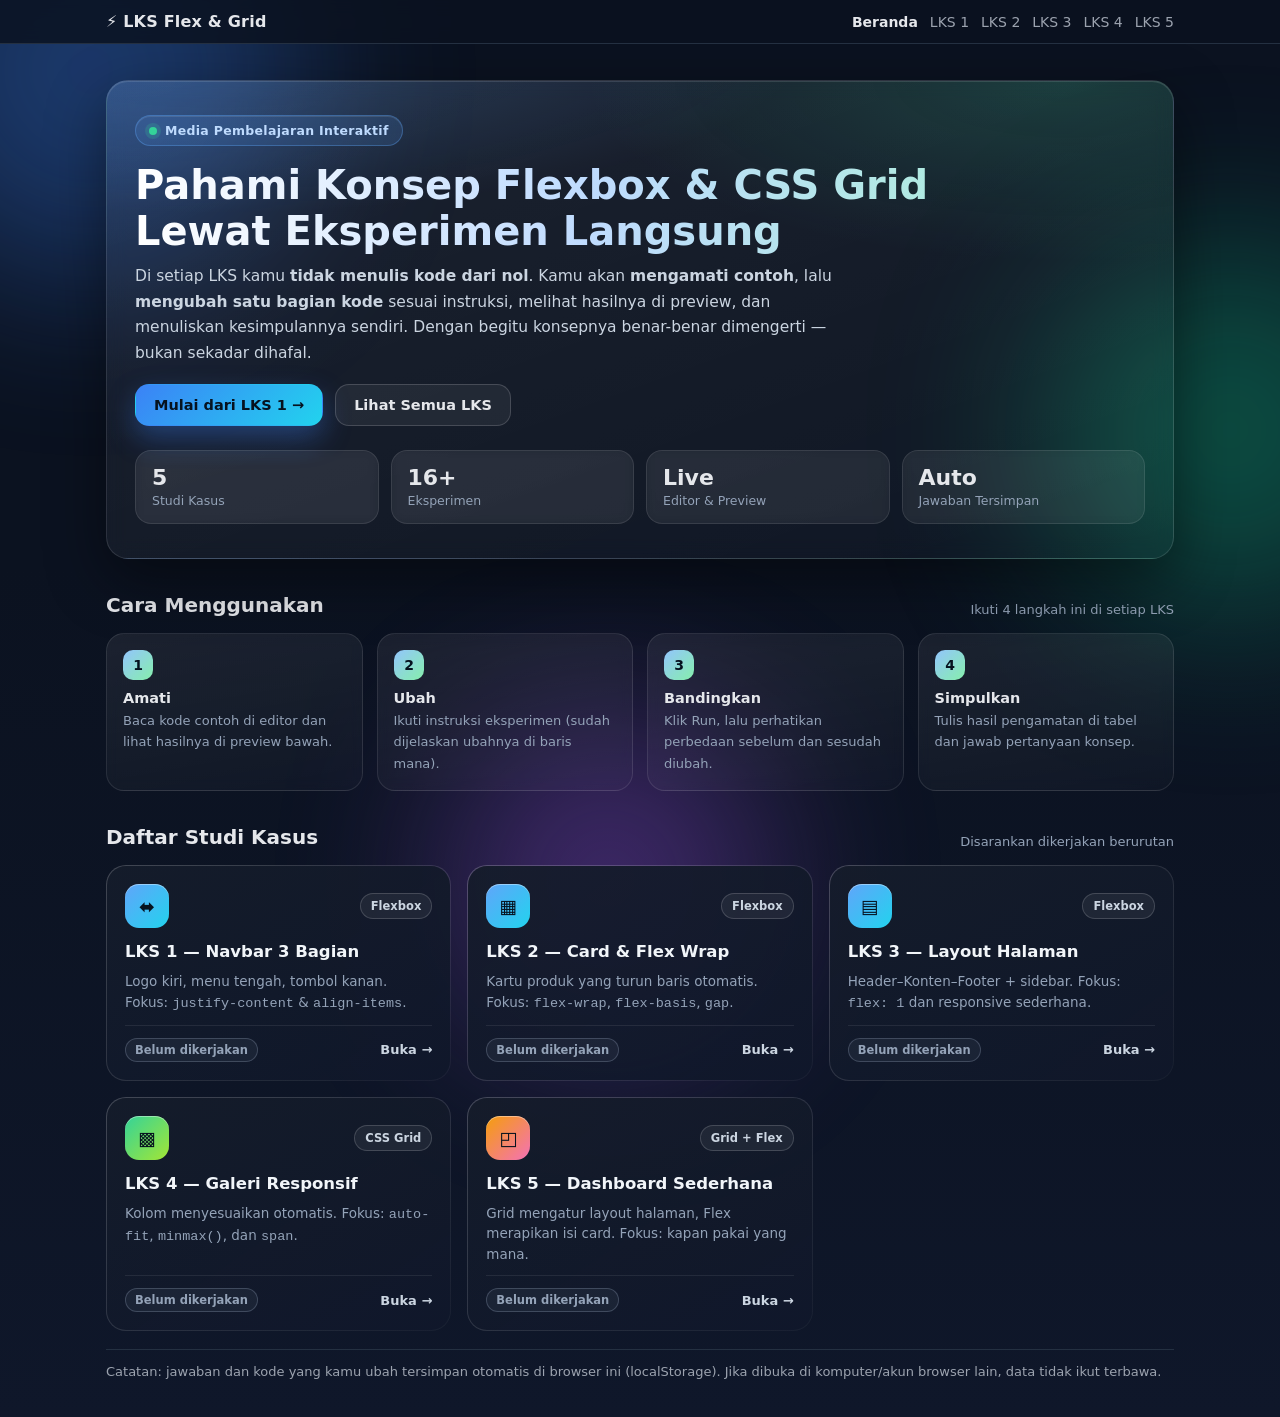
<file: index.html>
<!doctype html>
<html lang="id">
<head>
  <meta charset="utf-8" />
  <meta name="viewport" content="width=device-width, initial-scale=1" />
  <title>Media Pembelajaran — Flexbox & CSS Grid</title>
  <link rel="stylesheet" href="styles.css" />
  <style>
    /* ============ STYLE KHUSUS HALAMAN BERANDA ============ */

    body{
      position: relative;
      overflow-x: hidden;
    }

    /* --- background dekoratif (blob) --- */
    .blob{
      position: fixed;
      border-radius: 50%;
      filter: blur(90px);
      opacity: .35;
      z-index: 0;
      pointer-events: none;
      animation: float 14s ease-in-out infinite;
    }
    .blob.b1{
      width: 420px; height: 420px;
      background: #3b82f6;
      top: -140px; left: -120px;
    }
    .blob.b2{
      width: 380px; height: 380px;
      background: #10b981;
      top: 240px; right: -140px;
      animation-delay: -4s;
    }
    .blob.b3{
      width: 320px; height: 320px;
      background: #a855f7;
      bottom: -140px; left: 35%;
      animation-delay: -8s;
    }
    @keyframes float{
      0%,100%{ transform: translateY(0) scale(1); }
      50%{ transform: translateY(-26px) scale(1.06); }
    }

    .container{ position: relative; z-index: 1; }

    /* --- HERO --- */
    .hero{
      margin-top: 18px;
      border-radius: 22px;
      padding: 34px 28px;
      background:
        radial-gradient(1000px 300px at 10% -10%, rgba(96,165,250,.25), transparent 60%),
        radial-gradient(800px 300px at 90% 0%, rgba(52,211,153,.18), transparent 60%),
        linear-gradient(160deg, rgba(255,255,255,.07), rgba(255,255,255,.02));
      border: 1px solid rgba(255,255,255,.12);
      box-shadow:
        0 20px 60px rgba(0,0,0,.45),
        inset 0 1px 0 rgba(255,255,255,.12);
      backdrop-filter: blur(10px);
      overflow: hidden;
    }

    .pill{
      display:inline-flex;
      align-items:center;
      gap:8px;
      font-size: 12.5px;
      font-weight: 700;
      letter-spacing:.3px;
      padding: 7px 13px;
      border-radius: 999px;
      color:#bfdbfe;
      background: rgba(96,165,250,.14);
      border: 1px solid rgba(96,165,250,.35);
      box-shadow: inset 0 1px 0 rgba(255,255,255,.1);
    }
    .dot{
      width:8px; height:8px; border-radius:50%;
      background:#34d399;
      box-shadow: 0 0 0 4px rgba(52,211,153,.18);
    }

    .hero h1{
      font-size: clamp(26px, 4vw, 40px);
      line-height: 1.15;
      margin: 16px 0 10px;
      font-weight: 850;
      background: linear-gradient(90deg, #ffffff, #bfdbfe 45%, #a7f3d0);
      -webkit-background-clip: text;
      background-clip: text;
      color: transparent;
    }
    .hero p.lead{
      max-width: 720px;
      font-size: 15.5px;
      color: #cbd5e1;
      line-height: 1.65;
    }

    .hero-actions{
      display:flex;
      flex-wrap: wrap;
      gap: 12px;
      margin-top: 18px;
    }
    .cta{
      display:inline-flex;
      align-items:center;
      gap:10px;
      padding: 12px 18px;
      border-radius: 14px;
      font-weight: 750;
      font-size: 14.5px;
      border: 1px solid transparent;
      transition: transform .18s ease, box-shadow .18s ease, background .18s ease;
    }
    .cta.primary{
      background: linear-gradient(135deg, #3b82f6, #22d3ee);
      color: #06121f;
      box-shadow: 0 12px 28px rgba(59,130,246,.35);
    }
    .cta.ghost{
      background: rgba(255,255,255,.06);
      border-color: rgba(255,255,255,.16);
      color:#e5e7eb;
    }
    .cta:hover{ transform: translateY(-3px); text-decoration: none; }
    .cta.primary:hover{ box-shadow: 0 18px 36px rgba(59,130,246,.45); }

    /* --- STAT MINI --- */
    .stats{
      display:grid;
      grid-template-columns: repeat(auto-fit, minmax(150px,1fr));
      gap: 12px;
      margin-top: 24px;
    }
    .stat{
      border-radius: 16px;
      padding: 14px 16px;
      background: rgba(255,255,255,.05);
      border: 1px solid rgba(255,255,255,.1);
      backdrop-filter: blur(6px);
    }
    .stat b{ display:block; font-size: 22px; }
    .stat span{ font-size: 12.5px; color:#94a3b8; }

    /* --- SECTION TITLE --- */
    .section-head{
      display:flex;
      align-items:flex-end;
      justify-content:space-between;
      gap: 14px;
      margin: 34px 0 6px;
      flex-wrap: wrap;
    }
    .section-head h2{
      margin:0;
      font-size: 20px;
    }
    .section-head .hint{
      font-size: 13px;
      color:#94a3b8;
    }

    /* --- KARTU LKS --- */
    .lks-grid{
      display:grid;
      gap: 16px;
      grid-template-columns: repeat(auto-fit, minmax(270px, 1fr));
      margin-top: 16px;
    }

    .lks{
      position: relative;
      display:block;
      border-radius: 20px;
      padding: 1px; /* ruang untuk border gradient */
      background: linear-gradient(145deg, rgba(255,255,255,.22), rgba(255,255,255,.04));
      transition: transform .2s ease, box-shadow .2s ease;
      text-decoration:none;
    }
    .lks:hover{
      transform: translateY(-6px);
      box-shadow: 0 22px 44px rgba(0,0,0,.45);
      text-decoration:none;
    }
    .lks-inner{
      border-radius: 19px;
      height: 100%;
      padding: 18px;
      background: linear-gradient(170deg, rgba(17,24,39,.92), rgba(15,23,42,.92));
      display:flex;
      flex-direction: column;
      gap: 10px;
      position: relative;
      overflow:hidden;
    }
    .lks-inner::after{
      content:"";
      position:absolute;
      inset: -40% -60% auto auto;
      width: 220px; height: 220px;
      background: radial-gradient(circle, rgba(96,165,250,.22), transparent 65%);
      opacity: 0;
      transition: opacity .25s ease;
    }
    .lks:hover .lks-inner::after{ opacity: 1; }

    .lks-top{
      display:flex;
      align-items:center;
      justify-content: space-between;
      gap: 10px;
    }
    .icon{
      width: 44px; height: 44px;
      border-radius: 14px;
      display:grid;
      place-items:center;
      font-size: 19px;
      font-weight: 800;
      color:#06121f;
      box-shadow: inset 0 1px 0 rgba(255,255,255,.4);
    }
    .icon.flex{ background: linear-gradient(135deg,#60a5fa,#22d3ee); }
    .icon.grid{ background: linear-gradient(135deg,#34d399,#a3e635); }
    .icon.mix{  background: linear-gradient(135deg,#f59e0b,#f472b6); }

    .tag{
      font-size: 11.5px;
      font-weight: 750;
      padding: 5px 10px;
      border-radius: 999px;
      border:1px solid rgba(255,255,255,.16);
      background: rgba(255,255,255,.06);
      color:#cbd5e1;
      white-space: nowrap;
    }

    .lks h3{
      margin: 4px 0 0;
      font-size: 16.5px;
      color:#f1f5f9;
    }
    .lks p{
      margin: 0;
      font-size: 13.5px;
      color:#94a3b8;
      line-height: 1.55;
    }

    .lks-foot{
      margin-top: auto;
      padding-top: 12px;
      display:flex;
      align-items:center;
      justify-content: space-between;
      border-top: 1px solid rgba(255,255,255,.08);
      font-size: 13px;
      color:#cbd5e1;
      font-weight: 700;
    }
    .status{
      font-size: 11.5px;
      font-weight: 750;
      padding: 4px 9px;
      border-radius: 999px;
      border:1px solid rgba(148,163,184,.3);
      color:#94a3b8;
      background: rgba(148,163,184,.08);
    }
    .status.done{
      color:#86efac;
      border-color: rgba(34,197,94,.4);
      background: rgba(34,197,94,.12);
    }
    .arrow{ transition: transform .2s ease; }
    .lks:hover .arrow{ transform: translateX(5px); }

    /* --- ALUR BELAJAR --- */
    .steps{
      display:grid;
      gap: 14px;
      grid-template-columns: repeat(auto-fit, minmax(220px,1fr));
      margin-top: 16px;
    }
    .step{
      border-radius: 18px;
      padding: 16px;
      background: linear-gradient(170deg, rgba(255,255,255,.07), rgba(255,255,255,.02));
      border: 1px solid rgba(255,255,255,.1);
      backdrop-filter: blur(6px);
    }
    .step .num{
      width: 30px; height: 30px;
      border-radius: 10px;
      display:grid; place-items:center;
      font-weight: 850;
      font-size: 14px;
      color:#06121f;
      background: linear-gradient(135deg,#93c5fd,#86efac);
      margin-bottom: 10px;
    }
    .step b{ display:block; margin-bottom: 4px; font-size: 14.5px; }
    .step span{ font-size: 13px; color:#94a3b8; line-height:1.55; }

    @media (prefers-reduced-motion: reduce){
      .blob{ animation: none; }
      .lks, .cta, .arrow{ transition: none; }
    }
  </style>
</head>
<body>
  <!-- background dekorasi -->
  <div class="blob b1"></div>
  <div class="blob b2"></div>
  <div class="blob b3"></div>

  <div class="topbar">
    <div class="container">
      <div class="brand">⚡ LKS Flex &amp; Grid</div>
      <div class="nav">
        <a class="active" href="index.html">Beranda</a>
        <a href="lks1-flex-navbar.html">LKS 1</a>
        <a href="lks2-flex-wrap.html">LKS 2</a>
        <a href="lks3-flex-layout.html">LKS 3</a>
        <a href="lks4-grid-gallery.html">LKS 4</a>
        <a href="lks5-grid-dashboard.html">LKS 5</a>
      </div>
    </div>
  </div>

  <div class="container">

    <!-- HERO -->
    <section class="hero">
      <span class="pill"><span class="dot"></span> Media Pembelajaran Interaktif</span>

      <h1>Pahami Konsep Flexbox &amp; CSS Grid<br>Lewat Eksperimen Langsung</h1>

      <p class="lead">
        Di setiap LKS kamu <b>tidak menulis kode dari nol</b>. Kamu akan <b>mengamati contoh</b>,
        lalu <b>mengubah satu bagian kode</b> sesuai instruksi, melihat hasilnya di preview,
        dan menuliskan kesimpulannya sendiri. Dengan begitu konsepnya benar-benar dimengerti —
        bukan sekadar dihafal.
      </p>

      <div class="hero-actions">
        <a class="cta primary" href="lks1-flex-navbar.html">Mulai dari LKS 1 →</a>
        <a class="cta ghost" href="#daftar-lks">Lihat Semua LKS</a>
      </div>

      <div class="stats">
        <div class="stat"><b>5</b><span>Studi Kasus</span></div>
        <div class="stat"><b>16+</b><span>Eksperimen</span></div>
        <div class="stat"><b>Live</b><span>Editor &amp; Preview</span></div>
        <div class="stat"><b>Auto</b><span>Jawaban Tersimpan</span></div>
      </div>
    </section>

    <!-- ALUR BELAJAR -->
    <div class="section-head">
      <h2>Cara Menggunakan</h2>
      <span class="hint">Ikuti 4 langkah ini di setiap LKS</span>
    </div>

    <div class="steps">
      <div class="step">
        <div class="num">1</div>
        <b>Amati</b>
        <span>Baca kode contoh di editor dan lihat hasilnya di preview bawah.</span>
      </div>
      <div class="step">
        <div class="num">2</div>
        <b>Ubah</b>
        <span>Ikuti instruksi eksperimen (sudah dijelaskan ubahnya di baris mana).</span>
      </div>
      <div class="step">
        <div class="num">3</div>
        <b>Bandingkan</b>
        <span>Klik Run, lalu perhatikan perbedaan sebelum dan sesudah diubah.</span>
      </div>
      <div class="step">
        <div class="num">4</div>
        <b>Simpulkan</b>
        <span>Tulis hasil pengamatan di tabel dan jawab pertanyaan konsep.</span>
      </div>
    </div>

    <!-- DAFTAR LKS -->
    <div class="section-head" id="daftar-lks">
      <h2>Daftar Studi Kasus</h2>
      <span class="hint">Disarankan dikerjakan berurutan</span>
    </div>

    <div class="lks-grid">

      <a class="lks" href="lks1-flex-navbar.html" data-key="lks1">
        <div class="lks-inner">
          <div class="lks-top">
            <div class="icon flex">⬌</div>
            <span class="tag">Flexbox</span>
          </div>
          <h3>LKS 1 — Navbar 3 Bagian</h3>
          <p>Logo kiri, menu tengah, tombol kanan. Fokus: <code>justify-content</code> &amp; <code>align-items</code>.</p>
          <div class="lks-foot">
            <span class="status">Belum dikerjakan</span>
            <span>Buka <span class="arrow">→</span></span>
          </div>
        </div>
      </a>

      <a class="lks" href="lks2-flex-wrap.html" data-key="lks2">
        <div class="lks-inner">
          <div class="lks-top">
            <div class="icon flex">▦</div>
            <span class="tag">Flexbox</span>
          </div>
          <h3>LKS 2 — Card &amp; Flex Wrap</h3>
          <p>Kartu produk yang turun baris otomatis. Fokus: <code>flex-wrap</code>, <code>flex-basis</code>, <code>gap</code>.</p>
          <div class="lks-foot">
            <span class="status">Belum dikerjakan</span>
            <span>Buka <span class="arrow">→</span></span>
          </div>
        </div>
      </a>

      <a class="lks" href="lks3-flex-layout.html" data-key="lks3">
        <div class="lks-inner">
          <div class="lks-top">
            <div class="icon flex">▤</div>
            <span class="tag">Flexbox</span>
          </div>
          <h3>LKS 3 — Layout Halaman</h3>
          <p>Header–Konten–Footer + sidebar. Fokus: <code>flex: 1</code> dan responsive sederhana.</p>
          <div class="lks-foot">
            <span class="status">Belum dikerjakan</span>
            <span>Buka <span class="arrow">→</span></span>
          </div>
        </div>
      </a>

      <a class="lks" href="lks4-grid-gallery.html" data-key="lks4">
        <div class="lks-inner">
          <div class="lks-top">
            <div class="icon grid">▩</div>
            <span class="tag">CSS Grid</span>
          </div>
          <h3>LKS 4 — Galeri Responsif</h3>
          <p>Kolom menyesuaikan otomatis. Fokus: <code>auto-fit</code>, <code>minmax()</code>, dan <code>span</code>.</p>
          <div class="lks-foot">
            <span class="status">Belum dikerjakan</span>
            <span>Buka <span class="arrow">→</span></span>
          </div>
        </div>
      </a>

      <a class="lks" href="lks5-grid-dashboard.html" data-key="lks5">
        <div class="lks-inner">
          <div class="lks-top">
            <div class="icon mix">◰</div>
            <span class="tag">Grid + Flex</span>
          </div>
          <h3>LKS 5 — Dashboard Sederhana</h3>
          <p>Grid mengatur layout halaman, Flex merapikan isi card. Fokus: kapan pakai yang mana.</p>
          <div class="lks-foot">
            <span class="status">Belum dikerjakan</span>
            <span>Buka <span class="arrow">→</span></span>
          </div>
        </div>
      </a>

    </div>

    <div class="footer-note">
      Catatan: jawaban dan kode yang kamu ubah tersimpan otomatis di browser ini (localStorage).
      Jika dibuka di komputer/akun browser lain, data tidak ikut terbawa.
    </div>
  </div>

  <script>
    // Tandai LKS yang sudah dikerjakan (jika ada data tersimpan)
    document.querySelectorAll(".lks").forEach(card => {
      const prefix = card.getAttribute("data-key");
      let found = false;

      for (let i = 0; i < localStorage.length; i++) {
        const k = localStorage.key(i);
        if (k && k.startsWith(prefix + "::")) {
          const v = localStorage.getItem(k);
          if (v && v.trim() !== "") { found = true; break; }
        }
      }

      if (found) {
        const s = card.querySelector(".status");
        s.textContent = "✓ Sudah dikerjakan";
        s.classList.add("done");
      }
    });
  </script>
</body>
</html>
</file>
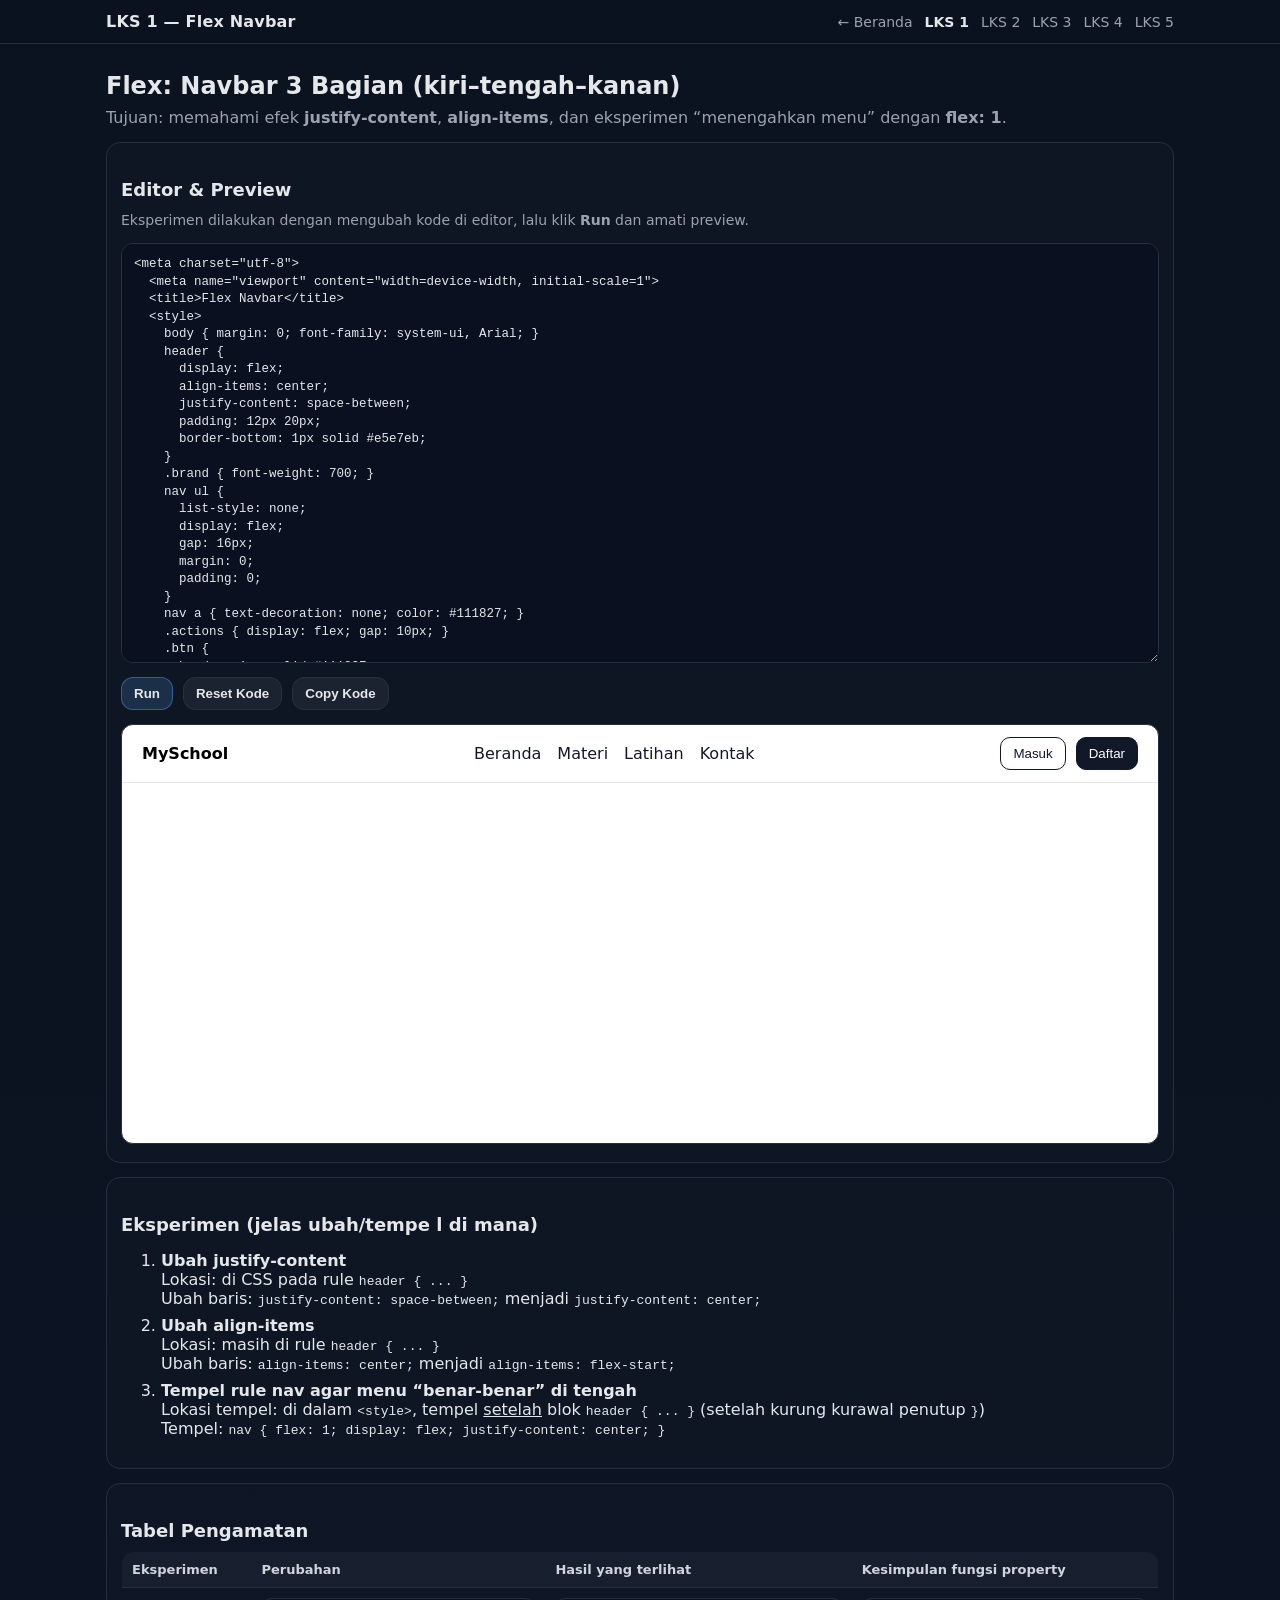
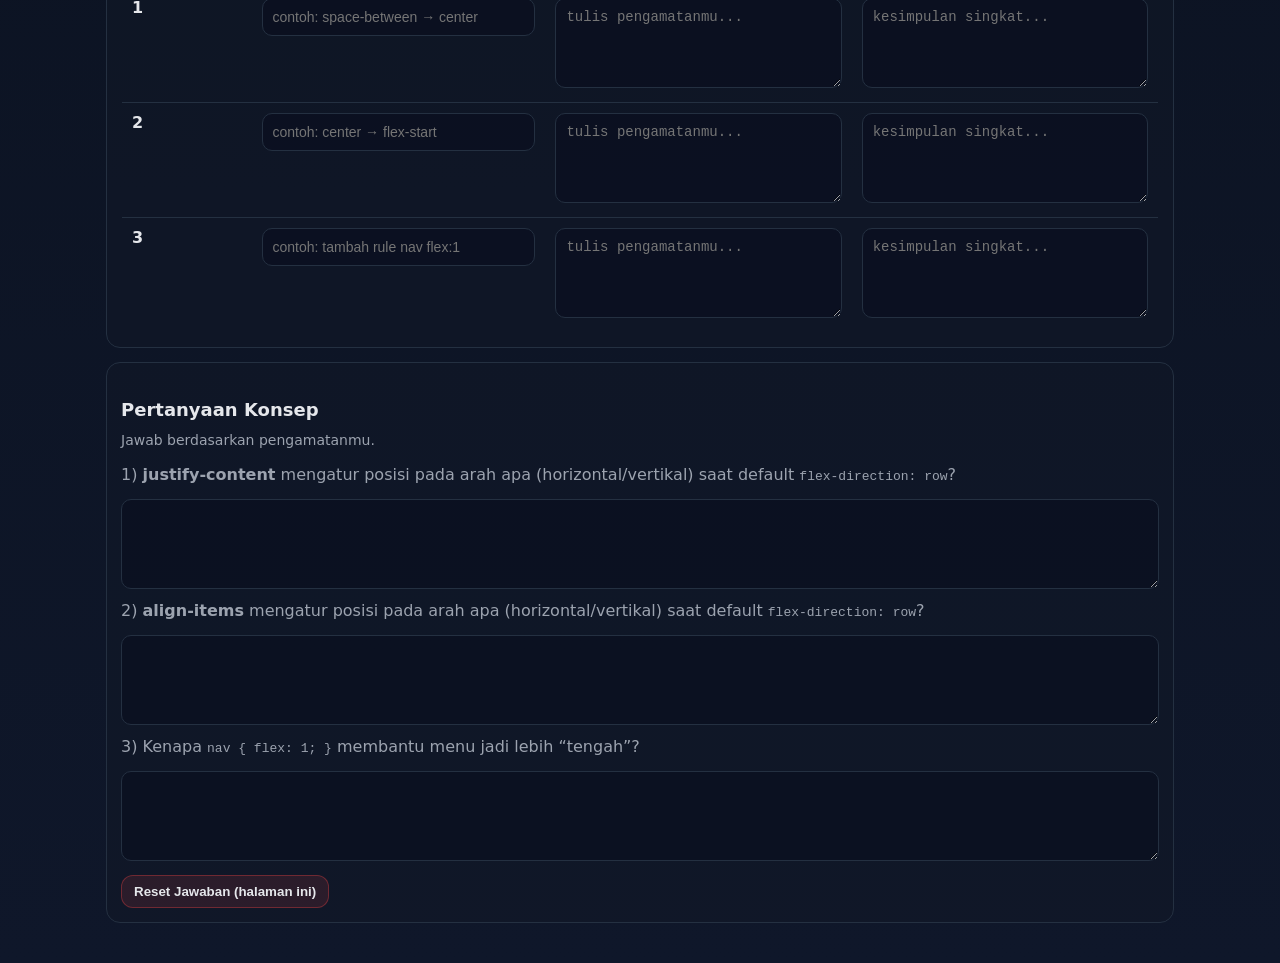
<file: lks1-flex-navbar.html>
<!doctype html>
<html lang="id">
<head>
  <meta charset="utf-8" />
  <meta name="viewport" content="width=device-width, initial-scale=1" />
  <title>LKS 1 - Flex Navbar</title>
  <link rel="stylesheet" href="styles.css" />
</head>
<body data-page="lks1">
  <div class="topbar">
    <div class="container">
      <div class="brand">LKS 1 — Flex Navbar</div>
      <div class="nav">
        <a href="index.html">← Beranda</a>
        <a class="active" href="lks1-flex-navbar.html">LKS 1</a>
        <a href="lks2-flex-wrap.html">LKS 2</a>
        <a href="lks3-flex-layout.html">LKS 3</a>
        <a href="lks4-grid-gallery.html">LKS 4</a>
        <a href="lks5-grid-dashboard.html">LKS 5</a>
      </div>
    </div>
  </div>

  <div class="container">
    <h1>Flex: Navbar 3 Bagian (kiri–tengah–kanan)</h1>
    <p>Tujuan: memahami efek <b>justify-content</b>, <b>align-items</b>, dan eksperimen “menengahkan menu” dengan <b>flex: 1</b>.</p>

    <div class="panel">
      <h2>Editor & Preview</h2>
      <p class="ket">Eksperimen dilakukan dengan mengubah kode di editor, lalu klik <b>Run</b> dan amati preview.</p>

      <div class="editor-wrap">
        <div>
          <textarea id="editor" class="code" spellcheck="false"></textarea>
          <div class="actions">
            <button id="btnRun" class="primary">Run</button>
            <button id="btnReset">Reset Kode</button>
            <button id="btnCopy">Copy Kode</button>
          </div>
        </div>
        <div>
          <iframe id="preview" class="preview"></iframe>
        </div>
      </div>
    </div>

    <div class="panel" style="margin-top:14px;">
      <h2>Eksperimen (jelas ubah/tempe l di mana)</h2>
      <ol>
        <li>
          <b>Ubah justify-content</b><br>
          Lokasi: di CSS pada rule <code>header { ... }</code><br>
          Ubah baris: <code>justify-content: space-between;</code> menjadi <code>justify-content: center;</code>
        </li>
        <li>
          <b>Ubah align-items</b><br>
          Lokasi: masih di rule <code>header { ... }</code><br>
          Ubah baris: <code>align-items: center;</code> menjadi <code>align-items: flex-start;</code>
        </li>
        <li>
          <b>Tempel rule nav agar menu “benar-benar” di tengah</b><br>
          Lokasi tempel: di dalam <code>&lt;style&gt;</code>, tempel <u>setelah</u> blok <code>header { ... }</code> (setelah kurung kurawal penutup <code>}</code>)<br>
          Tempel: <code>nav { flex: 1; display: flex; justify-content: center; }</code>
        </li>
      </ol>
    </div>

    <div class="panel" style="margin-top:14px;">
      <h2>Tabel Pengamatan</h2>
      <table class="table">
        <thead>
          <tr>
            <th style="width:130px;">Eksperimen</th>
            <th>Perubahan</th>
            <th>Hasil yang terlihat</th>
            <th>Kesimpulan fungsi property</th>
          </tr>
        </thead>
        <tbody>
          <tr>
            <td><b>1</b></td>
            <td><input class="answer" data-save="e1_change" placeholder="contoh: space-between → center" /></td>
            <td><textarea class="answer" data-save="e1_result" placeholder="tulis pengamatanmu..."></textarea></td>
            <td><textarea class="answer" data-save="e1_conclusion" placeholder="kesimpulan singkat..."></textarea></td>
          </tr>
          <tr>
            <td><b>2</b></td>
            <td><input class="answer" data-save="e2_change" placeholder="contoh: center → flex-start" /></td>
            <td><textarea class="answer" data-save="e2_result" placeholder="tulis pengamatanmu..."></textarea></td>
            <td><textarea class="answer" data-save="e2_conclusion" placeholder="kesimpulan singkat..."></textarea></td>
          </tr>
          <tr>
            <td><b>3</b></td>
            <td><input class="answer" data-save="e3_change" placeholder="contoh: tambah rule nav flex:1" /></td>
            <td><textarea class="answer" data-save="e3_result" placeholder="tulis pengamatanmu..."></textarea></td>
            <td><textarea class="answer" data-save="e3_conclusion" placeholder="kesimpulan singkat..."></textarea></td>
          </tr>
        </tbody>
      </table>
    </div>

    <div class="panel" style="margin-top:14px;">
      <h2>Pertanyaan Konsep</h2>
      <p class="ket">Jawab berdasarkan pengamatanmu.</p>
      <p>1) <b>justify-content</b> mengatur posisi pada arah apa (horizontal/vertikal) saat default <code>flex-direction: row</code>?</p>
      <textarea class="answer" data-save="q1"></textarea>

      <p>2) <b>align-items</b> mengatur posisi pada arah apa (horizontal/vertikal) saat default <code>flex-direction: row</code>?</p>
      <textarea class="answer" data-save="q2"></textarea>

      <p>3) Kenapa <code>nav { flex: 1; }</code> membantu menu jadi lebih “tengah”?</p>
      <textarea class="answer" data-save="q3"></textarea>

      <div class="actions">
        <button id="btnResetAnswers" class="danger">Reset Jawaban (halaman ini)</button>
      </div>
    </div>

    <!-- starter code (untuk Reset) -->
    <template id="starter">
<!doctype html>
<html lang="id">
<head>
  <meta charset="utf-8" />
  <meta name="viewport" content="width=device-width, initial-scale=1" />
  <title>Flex Navbar</title>
  <style>
    body { margin: 0; font-family: system-ui, Arial; }
    header {
      display: flex;
      align-items: center;
      justify-content: space-between;
      padding: 12px 20px;
      border-bottom: 1px solid #e5e7eb;
    }
    .brand { font-weight: 700; }
    nav ul {
      list-style: none;
      display: flex;
      gap: 16px;
      margin: 0;
      padding: 0;
    }
    nav a { text-decoration: none; color: #111827; }
    .actions { display: flex; gap: 10px; }
    .btn {
      border: 1px solid #111827;
      background: #111827;
      color: white;
      padding: 8px 12px;
      border-radius: 10px;
      cursor: pointer;
    }
    .btn.secondary { background: transparent; color: #111827; }
  </style>
</head>
<body>
  <header>
    <div class="brand">MySchool</div>

    <nav>
      <ul>
        <li><a href="#">Beranda</a></li>
        <li><a href="#">Materi</a></li>
        <li><a href="#">Latihan</a></li>
        <li><a href="#">Kontak</a></li>
      </ul>
    </nav>

    <div class="actions">
      <button class="btn secondary">Masuk</button>
      <button class="btn">Daftar</button>
    </div>
  </header>
</body>
</html>
    </template>
  </div>

  <script src="app.js"></script>
</body>
</html>
</file>
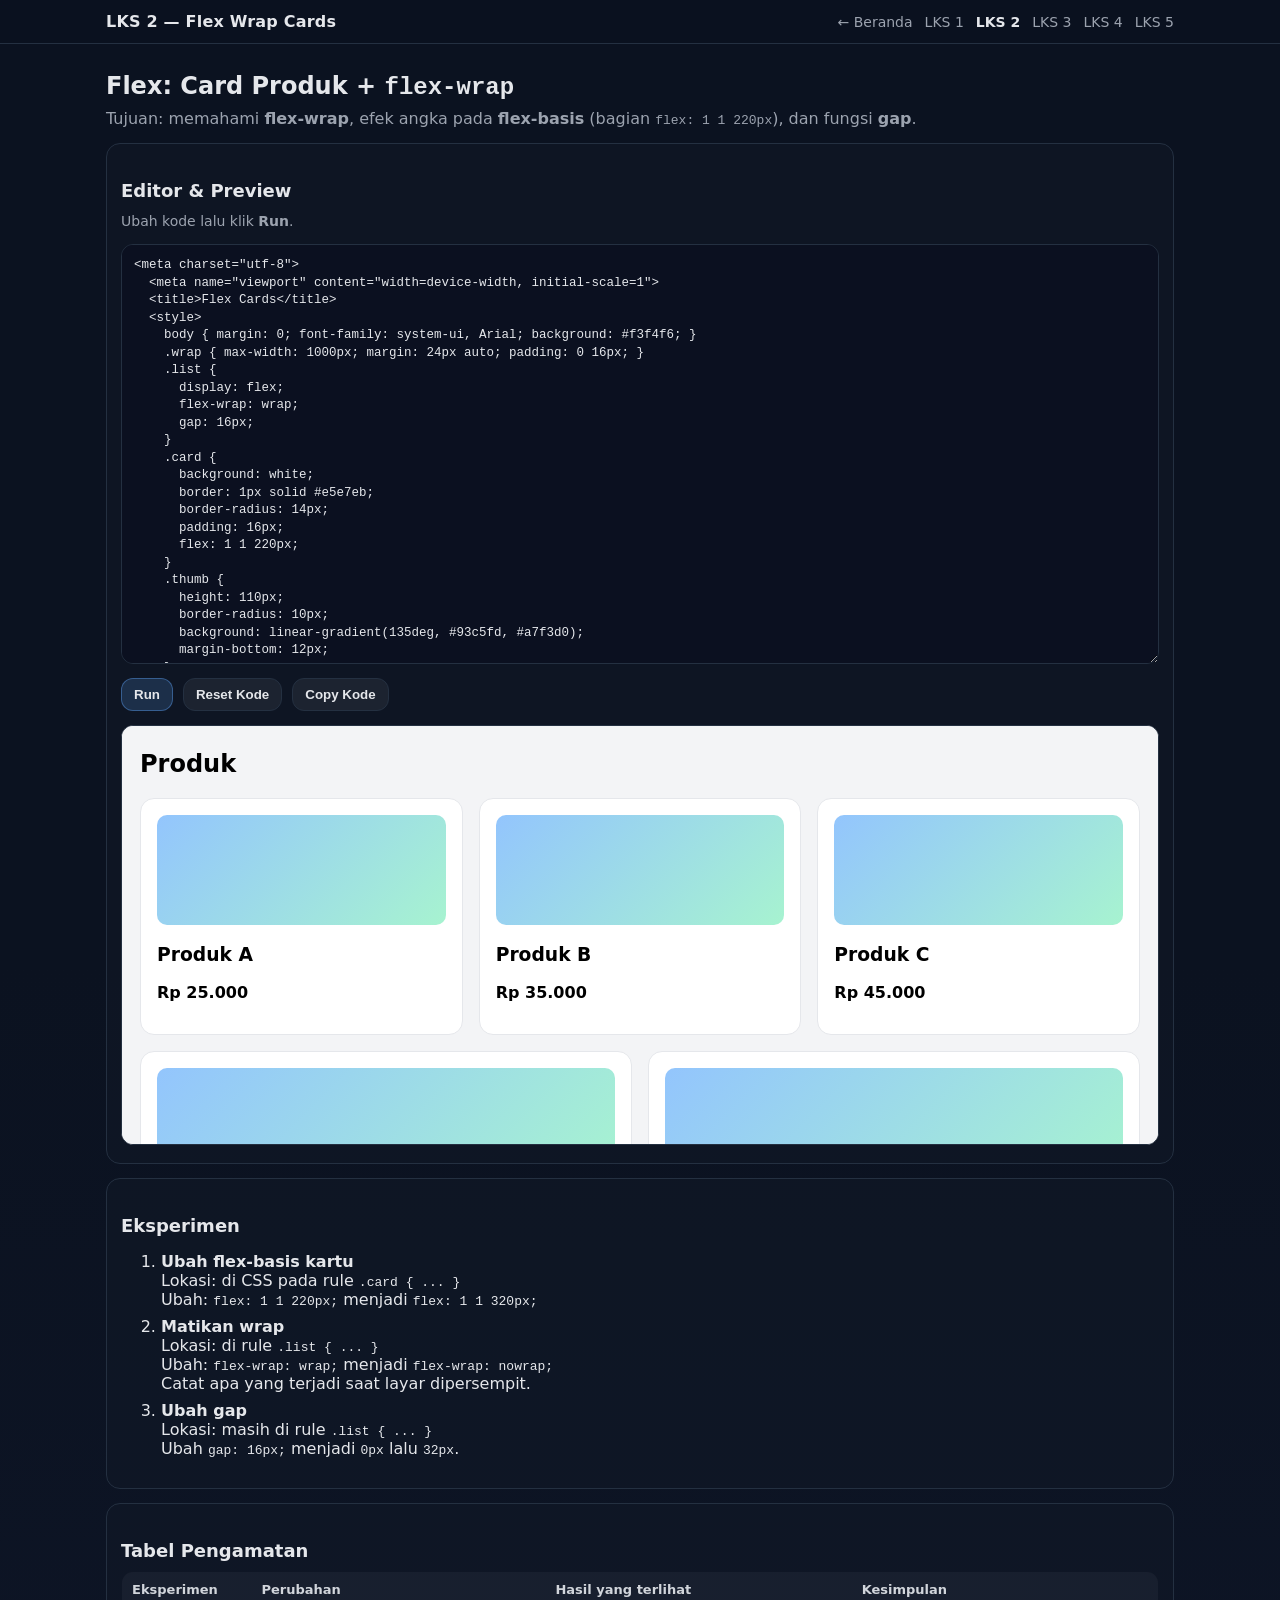
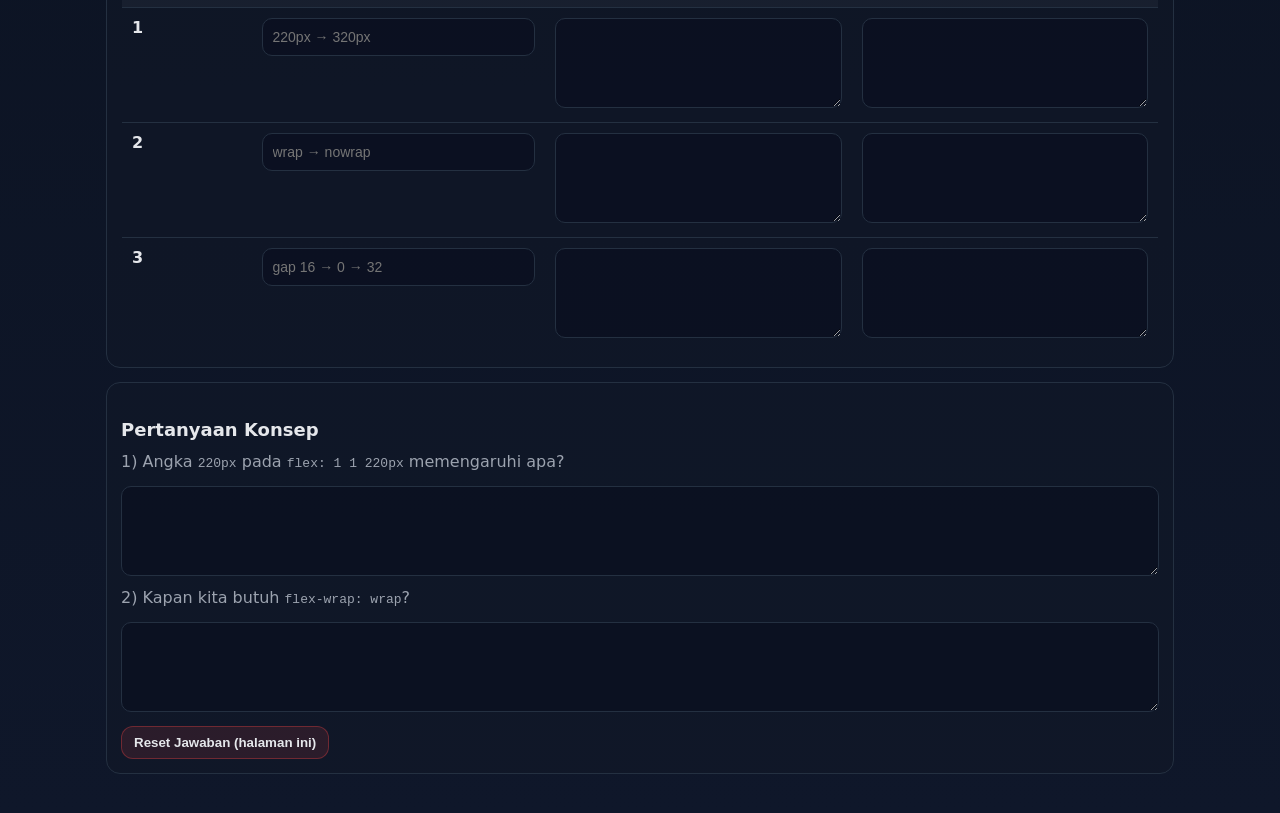
<file: lks2-flex-wrap.html>
<!doctype html>
<html lang="id">
<head>
  <meta charset="utf-8" />
  <meta name="viewport" content="width=device-width, initial-scale=1" />
  <title>LKS 2 - Flex Wrap</title>
  <link rel="stylesheet" href="styles.css" />
</head>
<body data-page="lks2">
  <div class="topbar">
    <div class="container">
      <div class="brand">LKS 2 — Flex Wrap Cards</div>
      <div class="nav">
        <a href="index.html">← Beranda</a>
        <a href="lks1-flex-navbar.html">LKS 1</a>
        <a class="active" href="lks2-flex-wrap.html">LKS 2</a>
        <a href="lks3-flex-layout.html">LKS 3</a>
        <a href="lks4-grid-gallery.html">LKS 4</a>
        <a href="lks5-grid-dashboard.html">LKS 5</a>
      </div>
    </div>
  </div>

  <div class="container">
    <h1>Flex: Card Produk + <code>flex-wrap</code></h1>
    <p>Tujuan: memahami <b>flex-wrap</b>, efek angka pada <b>flex-basis</b> (bagian <code>flex: 1 1 220px</code>), dan fungsi <b>gap</b>.</p>

    <div class="panel">
      <h2>Editor & Preview</h2>
      <p class="ket">Ubah kode lalu klik <b>Run</b>.</p>

      <div class="editor-wrap">
        <div>
          <textarea id="editor" class="code" spellcheck="false"></textarea>
          <div class="actions">
            <button id="btnRun" class="primary">Run</button>
            <button id="btnReset">Reset Kode</button>
            <button id="btnCopy">Copy Kode</button>
          </div>
        </div>
        <div>
          <iframe id="preview" class="preview"></iframe>
        </div>
      </div>
    </div>

    <div class="panel" style="margin-top:14px;">
      <h2>Eksperimen</h2>
      <ol>
        <li>
          <b>Ubah flex-basis kartu</b><br>
          Lokasi: di CSS pada rule <code>.card { ... }</code><br>
          Ubah: <code>flex: 1 1 220px;</code> menjadi <code>flex: 1 1 320px;</code>
        </li>
        <li>
          <b>Matikan wrap</b><br>
          Lokasi: di rule <code>.list { ... }</code><br>
          Ubah: <code>flex-wrap: wrap;</code> menjadi <code>flex-wrap: nowrap;</code><br>
          Catat apa yang terjadi saat layar dipersempit.
        </li>
        <li>
          <b>Ubah gap</b><br>
          Lokasi: masih di rule <code>.list { ... }</code><br>
          Ubah <code>gap: 16px;</code> menjadi <code>0px</code> lalu <code>32px</code>.
        </li>
      </ol>
    </div>

    <div class="panel" style="margin-top:14px;">
      <h2>Tabel Pengamatan</h2>
      <table class="table">
        <thead>
          <tr>
            <th style="width:130px;">Eksperimen</th>
            <th>Perubahan</th>
            <th>Hasil yang terlihat</th>
            <th>Kesimpulan</th>
          </tr>
        </thead>
        <tbody>
          <tr>
            <td><b>1</b></td>
            <td><input class="answer" data-save="e1_change" placeholder="220px → 320px" /></td>
            <td><textarea class="answer" data-save="e1_result"></textarea></td>
            <td><textarea class="answer" data-save="e1_conclusion"></textarea></td>
          </tr>
          <tr>
            <td><b>2</b></td>
            <td><input class="answer" data-save="e2_change" placeholder="wrap → nowrap" /></td>
            <td><textarea class="answer" data-save="e2_result"></textarea></td>
            <td><textarea class="answer" data-save="e2_conclusion"></textarea></td>
          </tr>
          <tr>
            <td><b>3</b></td>
            <td><input class="answer" data-save="e3_change" placeholder="gap 16 → 0 → 32" /></td>
            <td><textarea class="answer" data-save="e3_result"></textarea></td>
            <td><textarea class="answer" data-save="e3_conclusion"></textarea></td>
          </tr>
        </tbody>
      </table>
    </div>

    <div class="panel" style="margin-top:14px;">
      <h2>Pertanyaan Konsep</h2>
      <p>1) Angka <code>220px</code> pada <code>flex: 1 1 220px</code> memengaruhi apa?</p>
      <textarea class="answer" data-save="q1"></textarea>

      <p>2) Kapan kita butuh <code>flex-wrap: wrap</code>?</p>
      <textarea class="answer" data-save="q2"></textarea>

      <div class="actions">
        <button id="btnResetAnswers" class="danger">Reset Jawaban (halaman ini)</button>
      </div>
    </div>

    <template id="starter">
<!doctype html>
<html lang="id">
<head>
  <meta charset="utf-8" />
  <meta name="viewport" content="width=device-width, initial-scale=1" />
  <title>Flex Cards</title>
  <style>
    body { margin: 0; font-family: system-ui, Arial; background: #f3f4f6; }
    .wrap { max-width: 1000px; margin: 24px auto; padding: 0 16px; }
    .list {
      display: flex;
      flex-wrap: wrap;
      gap: 16px;
    }
    .card {
      background: white;
      border: 1px solid #e5e7eb;
      border-radius: 14px;
      padding: 16px;
      flex: 1 1 220px;
    }
    .thumb {
      height: 110px;
      border-radius: 10px;
      background: linear-gradient(135deg, #93c5fd, #a7f3d0);
      margin-bottom: 12px;
    }
    .price { font-weight: 700; }
  </style>
</head>
<body>
  <div class="wrap">
    <h2>Produk</h2>
    <div class="list">
      <article class="card"><div class="thumb"></div><h3>Produk A</h3><p class="price">Rp 25.000</p></article>
      <article class="card"><div class="thumb"></div><h3>Produk B</h3><p class="price">Rp 35.000</p></article>
      <article class="card"><div class="thumb"></div><h3>Produk C</h3><p class="price">Rp 45.000</p></article>
      <article class="card"><div class="thumb"></div><h3>Produk D</h3><p class="price">Rp 55.000</p></article>
      <article class="card"><div class="thumb"></div><h3>Produk E</h3><p class="price">Rp 65.000</p></article>
    </div>
  </div>
</body>
</html>
    </template>
  </div>

  <script src="app.js"></script>
</body>
</html>
</file>
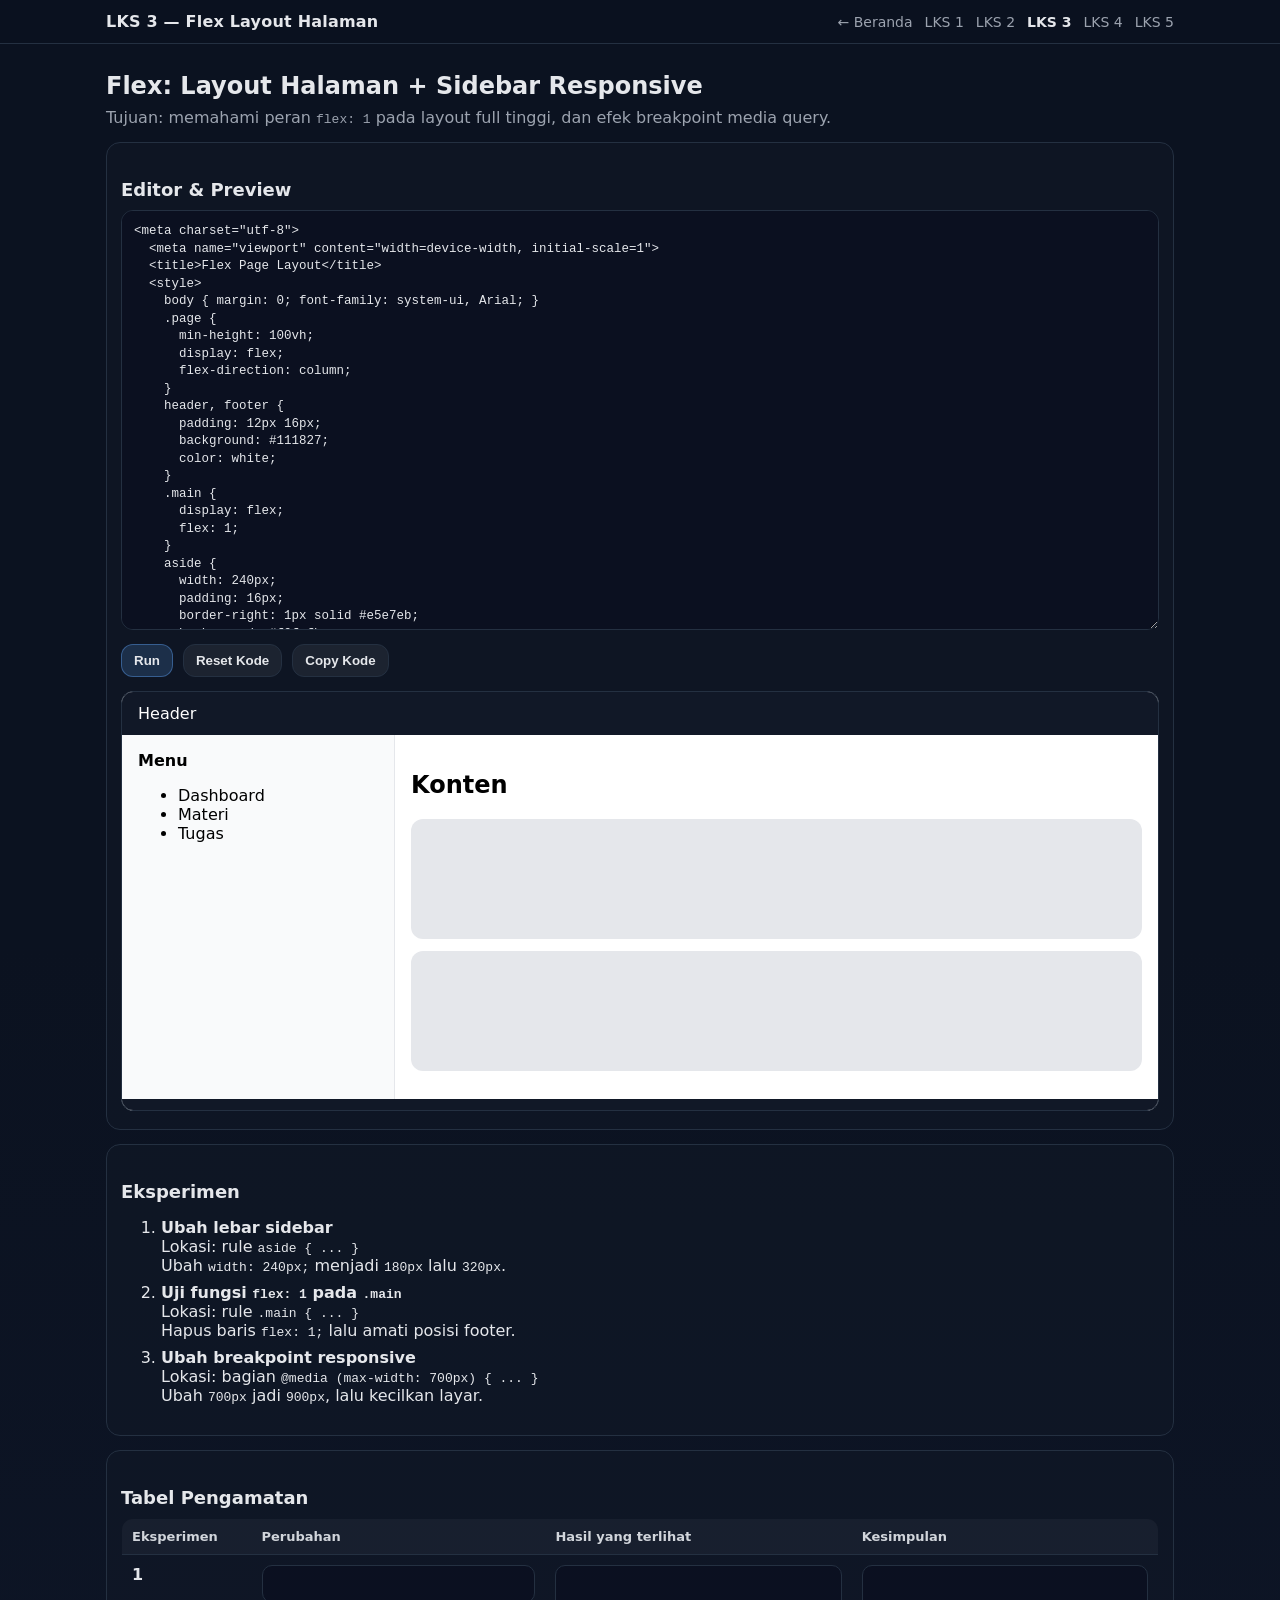
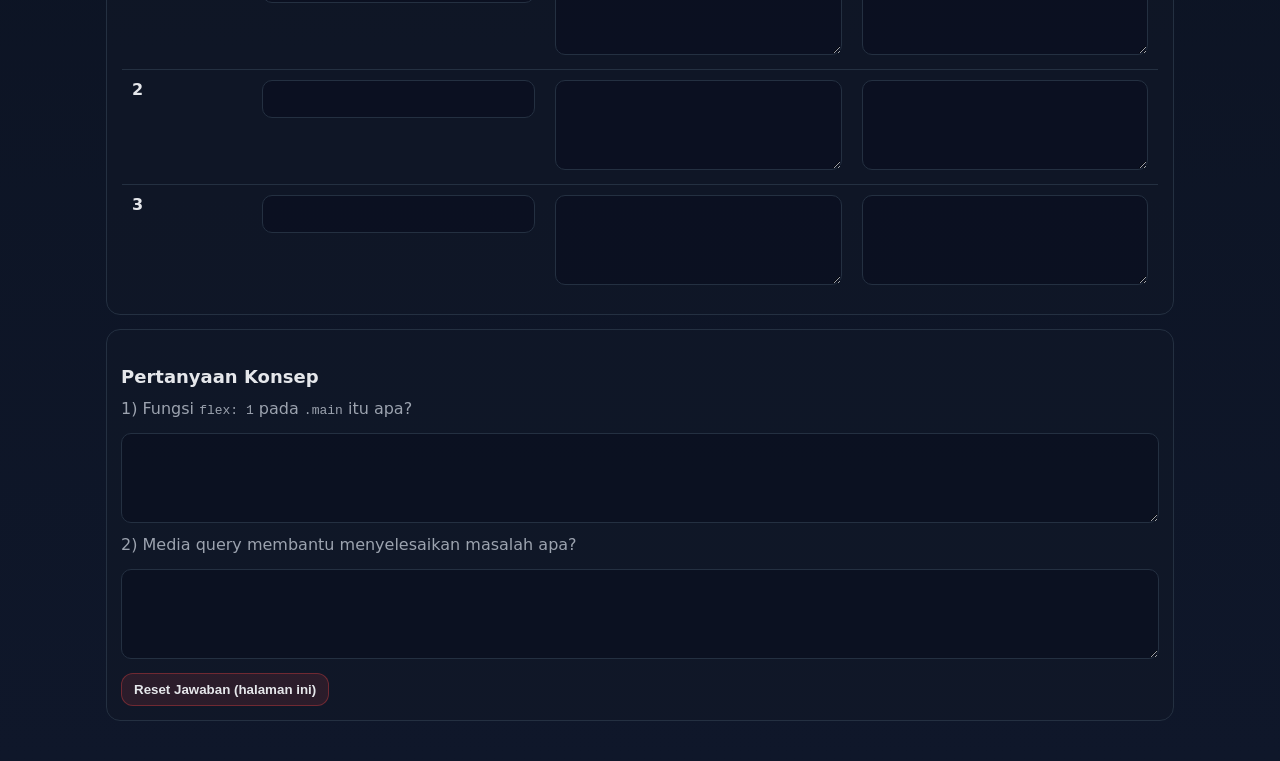
<file: lks3-flex-layout.html>
<!doctype html>
<html lang="id">
<head>
  <meta charset="utf-8" />
  <meta name="viewport" content="width=device-width, initial-scale=1" />
  <title>LKS 3 - Flex Layout Halaman</title>
  <link rel="stylesheet" href="styles.css" />
</head>
<body data-page="lks3">
  <div class="topbar">
    <div class="container">
      <div class="brand">LKS 3 — Flex Layout Halaman</div>
      <div class="nav">
        <a href="index.html">← Beranda</a>
        <a href="lks1-flex-navbar.html">LKS 1</a>
        <a href="lks2-flex-wrap.html">LKS 2</a>
        <a class="active" href="lks3-flex-layout.html">LKS 3</a>
        <a href="lks4-grid-gallery.html">LKS 4</a>
        <a href="lks5-grid-dashboard.html">LKS 5</a>
      </div>
    </div>
  </div>

  <div class="container">
    <h1>Flex: Layout Halaman + Sidebar Responsive</h1>
    <p>Tujuan: memahami peran <code>flex: 1</code> pada layout full tinggi, dan efek breakpoint media query.</p>

    <div class="panel">
      <h2>Editor & Preview</h2>
      <div class="editor-wrap">
        <div>
          <textarea id="editor" class="code" spellcheck="false"></textarea>
          <div class="actions">
            <button id="btnRun" class="primary">Run</button>
            <button id="btnReset">Reset Kode</button>
            <button id="btnCopy">Copy Kode</button>
          </div>
        </div>
        <div>
          <iframe id="preview" class="preview"></iframe>
        </div>
      </div>
    </div>

    <div class="panel" style="margin-top:14px;">
      <h2>Eksperimen</h2>
      <ol>
        <li>
          <b>Ubah lebar sidebar</b><br>
          Lokasi: rule <code>aside { ... }</code><br>
          Ubah <code>width: 240px;</code> menjadi <code>180px</code> lalu <code>320px</code>.
        </li>
        <li>
          <b>Uji fungsi <code>flex: 1</code> pada <code>.main</code></b><br>
          Lokasi: rule <code>.main { ... }</code><br>
          Hapus baris <code>flex: 1;</code> lalu amati posisi footer.
        </li>
        <li>
          <b>Ubah breakpoint responsive</b><br>
          Lokasi: bagian <code>@media (max-width: 700px) { ... }</code><br>
          Ubah <code>700px</code> jadi <code>900px</code>, lalu kecilkan layar.
        </li>
      </ol>
    </div>

    <div class="panel" style="margin-top:14px;">
      <h2>Tabel Pengamatan</h2>
      <table class="table">
        <thead>
          <tr>
            <th style="width:130px;">Eksperimen</th>
            <th>Perubahan</th>
            <th>Hasil yang terlihat</th>
            <th>Kesimpulan</th>
          </tr>
        </thead>
        <tbody>
          <tr>
            <td><b>1</b></td>
            <td><input class="answer" data-save="e1_change" /></td>
            <td><textarea class="answer" data-save="e1_result"></textarea></td>
            <td><textarea class="answer" data-save="e1_conclusion"></textarea></td>
          </tr>
          <tr>
            <td><b>2</b></td>
            <td><input class="answer" data-save="e2_change" /></td>
            <td><textarea class="answer" data-save="e2_result"></textarea></td>
            <td><textarea class="answer" data-save="e2_conclusion"></textarea></td>
          </tr>
          <tr>
            <td><b>3</b></td>
            <td><input class="answer" data-save="e3_change" /></td>
            <td><textarea class="answer" data-save="e3_result"></textarea></td>
            <td><textarea class="answer" data-save="e3_conclusion"></textarea></td>
          </tr>
        </tbody>
      </table>
    </div>

    <div class="panel" style="margin-top:14px;">
      <h2>Pertanyaan Konsep</h2>
      <p>1) Fungsi <code>flex: 1</code> pada <code>.main</code> itu apa?</p>
      <textarea class="answer" data-save="q1"></textarea>

      <p>2) Media query membantu menyelesaikan masalah apa?</p>
      <textarea class="answer" data-save="q2"></textarea>

      <div class="actions">
        <button id="btnResetAnswers" class="danger">Reset Jawaban (halaman ini)</button>
      </div>
    </div>

    <template id="starter">
<!doctype html>
<html lang="id">
<head>
  <meta charset="utf-8" />
  <meta name="viewport" content="width=device-width, initial-scale=1" />
  <title>Flex Page Layout</title>
  <style>
    body { margin: 0; font-family: system-ui, Arial; }
    .page {
      min-height: 100vh;
      display: flex;
      flex-direction: column;
    }
    header, footer {
      padding: 12px 16px;
      background: #111827;
      color: white;
    }
    .main {
      display: flex;
      flex: 1;
    }
    aside {
      width: 240px;
      padding: 16px;
      border-right: 1px solid #e5e7eb;
      background: #f9fafb;
    }
    section {
      flex: 1;
      padding: 16px;
    }
    .box {
      height: 120px;
      border-radius: 12px;
      background: #e5e7eb;
      margin-bottom: 12px;
    }

    @media (max-width: 700px) {
      .main { flex-direction: column; }
      aside { width: auto; border-right: none; border-bottom: 1px solid #e5e7eb; }
    }
  </style>
</head>
<body>
  <div class="page">
    <header>Header</header>

    <div class="main">
      <aside>
        <b>Menu</b>
        <ul>
          <li>Dashboard</li>
          <li>Materi</li>
          <li>Tugas</li>
        </ul>
      </aside>

      <section>
        <h2>Konten</h2>
        <div class="box"></div>
        <div class="box"></div>
      </section>
    </div>

    <footer>Footer</footer>
  </div>
</body>
</html>
    </template>
  </div>

  <script src="app.js"></script>
</body>
</html>
</file>
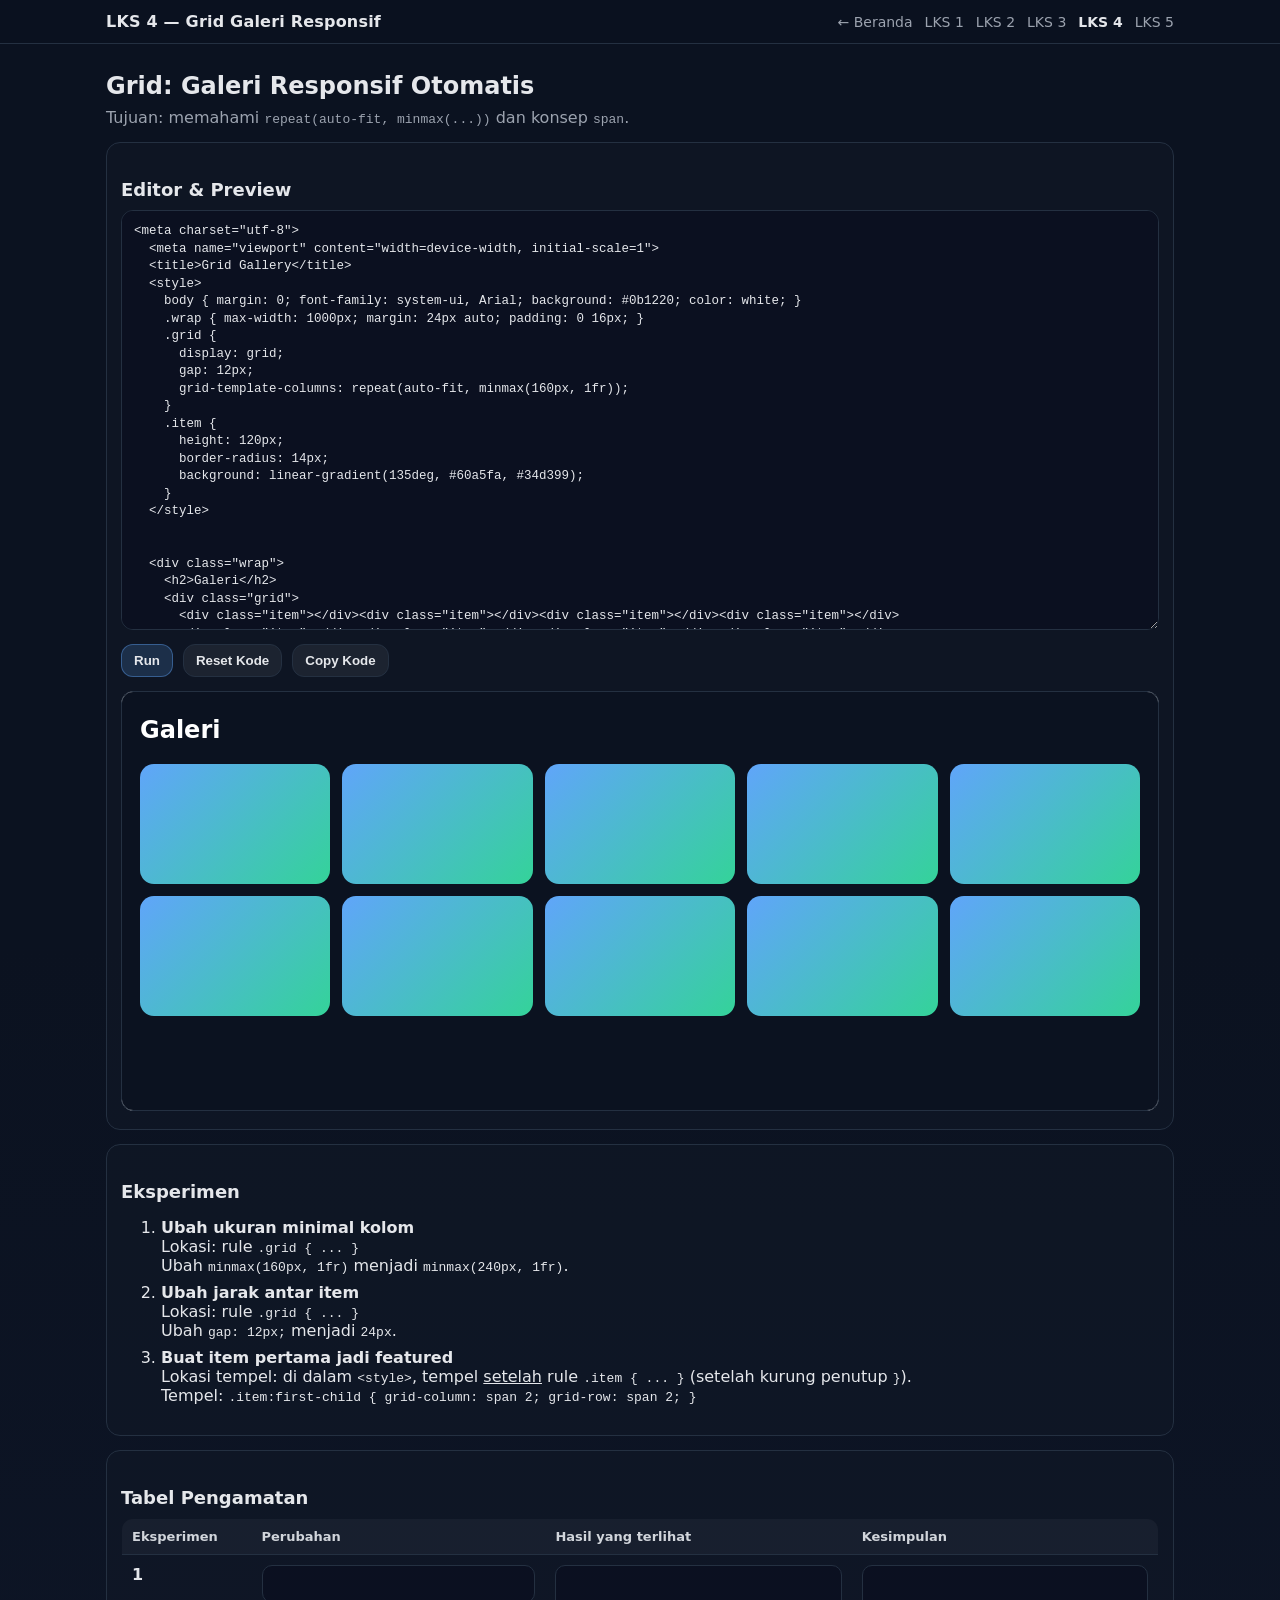
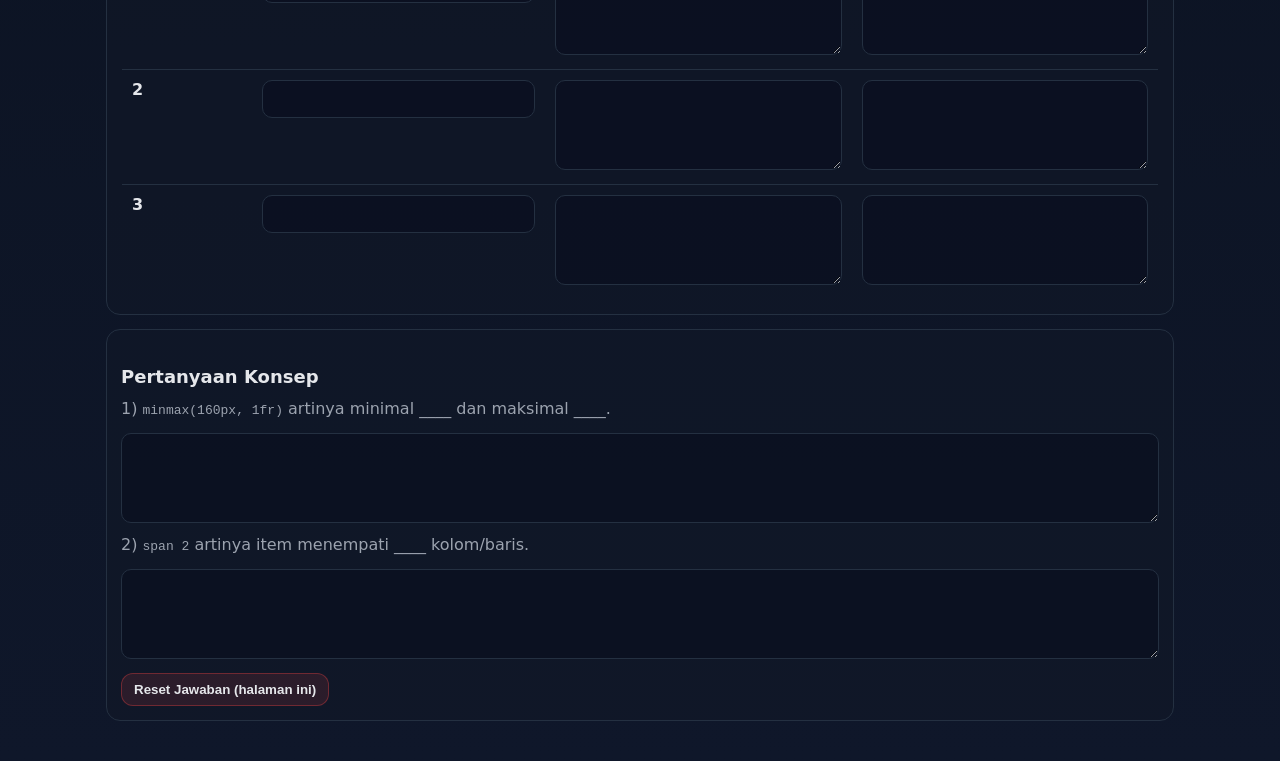
<file: lks4-grid-gallery.html>
<!doctype html>
<html lang="id">
<head>
  <meta charset="utf-8" />
  <meta name="viewport" content="width=device-width, initial-scale=1" />
  <title>LKS 4 - Grid Gallery</title>
  <link rel="stylesheet" href="styles.css" />
</head>
<body data-page="lks4">
  <div class="topbar">
    <div class="container">
      <div class="brand">LKS 4 — Grid Galeri Responsif</div>
      <div class="nav">
        <a href="index.html">← Beranda</a>
        <a href="lks1-flex-navbar.html">LKS 1</a>
        <a href="lks2-flex-wrap.html">LKS 2</a>
        <a href="lks3-flex-layout.html">LKS 3</a>
        <a class="active" href="lks4-grid-gallery.html">LKS 4</a>
        <a href="lks5-grid-dashboard.html">LKS 5</a>
      </div>
    </div>
  </div>

  <div class="container">
    <h1>Grid: Galeri Responsif Otomatis</h1>
    <p>Tujuan: memahami <code>repeat(auto-fit, minmax(...))</code> dan konsep <code>span</code>.</p>

    <div class="panel">
      <h2>Editor & Preview</h2>
      <div class="editor-wrap">
        <div>
          <textarea id="editor" class="code" spellcheck="false"></textarea>
          <div class="actions">
            <button id="btnRun" class="primary">Run</button>
            <button id="btnReset">Reset Kode</button>
            <button id="btnCopy">Copy Kode</button>
          </div>
        </div>
        <div>
          <iframe id="preview" class="preview"></iframe>
        </div>
      </div>
    </div>

    <div class="panel" style="margin-top:14px;">
      <h2>Eksperimen</h2>
      <ol>
        <li>
          <b>Ubah ukuran minimal kolom</b><br>
          Lokasi: rule <code>.grid { ... }</code><br>
          Ubah <code>minmax(160px, 1fr)</code> menjadi <code>minmax(240px, 1fr)</code>.
        </li>
        <li>
          <b>Ubah jarak antar item</b><br>
          Lokasi: rule <code>.grid { ... }</code><br>
          Ubah <code>gap: 12px;</code> menjadi <code>24px</code>.
        </li>
        <li>
          <b>Buat item pertama jadi featured</b><br>
          Lokasi tempel: di dalam <code>&lt;style&gt;</code>, tempel <u>setelah</u> rule <code>.item { ... }</code> (setelah kurung penutup <code>}</code>).<br>
          Tempel: <code>.item:first-child { grid-column: span 2; grid-row: span 2; }</code>
        </li>
      </ol>
    </div>

    <div class="panel" style="margin-top:14px;">
      <h2>Tabel Pengamatan</h2>
      <table class="table">
        <thead>
          <tr>
            <th style="width:130px;">Eksperimen</th>
            <th>Perubahan</th>
            <th>Hasil yang terlihat</th>
            <th>Kesimpulan</th>
          </tr>
        </thead>
        <tbody>
          <tr>
            <td><b>1</b></td>
            <td><input class="answer" data-save="e1_change" /></td>
            <td><textarea class="answer" data-save="e1_result"></textarea></td>
            <td><textarea class="answer" data-save="e1_conclusion"></textarea></td>
          </tr>
          <tr>
            <td><b>2</b></td>
            <td><input class="answer" data-save="e2_change" /></td>
            <td><textarea class="answer" data-save="e2_result"></textarea></td>
            <td><textarea class="answer" data-save="e2_conclusion"></textarea></td>
          </tr>
          <tr>
            <td><b>3</b></td>
            <td><input class="answer" data-save="e3_change" /></td>
            <td><textarea class="answer" data-save="e3_result"></textarea></td>
            <td><textarea class="answer" data-save="e3_conclusion"></textarea></td>
          </tr>
        </tbody>
      </table>
    </div>

    <div class="panel" style="margin-top:14px;">
      <h2>Pertanyaan Konsep</h2>
      <p>1) <code>minmax(160px, 1fr)</code> artinya minimal ____ dan maksimal ____.</p>
      <textarea class="answer" data-save="q1"></textarea>

      <p>2) <code>span 2</code> artinya item menempati ____ kolom/baris.</p>
      <textarea class="answer" data-save="q2"></textarea>

      <div class="actions">
        <button id="btnResetAnswers" class="danger">Reset Jawaban (halaman ini)</button>
      </div>
    </div>

    <template id="starter">
<!doctype html>
<html lang="id">
<head>
  <meta charset="utf-8" />
  <meta name="viewport" content="width=device-width, initial-scale=1" />
  <title>Grid Gallery</title>
  <style>
    body { margin: 0; font-family: system-ui, Arial; background: #0b1220; color: white; }
    .wrap { max-width: 1000px; margin: 24px auto; padding: 0 16px; }
    .grid {
      display: grid;
      gap: 12px;
      grid-template-columns: repeat(auto-fit, minmax(160px, 1fr));
    }
    .item {
      height: 120px;
      border-radius: 14px;
      background: linear-gradient(135deg, #60a5fa, #34d399);
    }
  </style>
</head>
<body>
  <div class="wrap">
    <h2>Galeri</h2>
    <div class="grid">
      <div class="item"></div><div class="item"></div><div class="item"></div><div class="item"></div>
      <div class="item"></div><div class="item"></div><div class="item"></div><div class="item"></div>
      <div class="item"></div><div class="item"></div>
    </div>
  </div>
</body>
</html>
    </template>
  </div>

  <script src="app.js"></script>
</body>
</html>
</file>
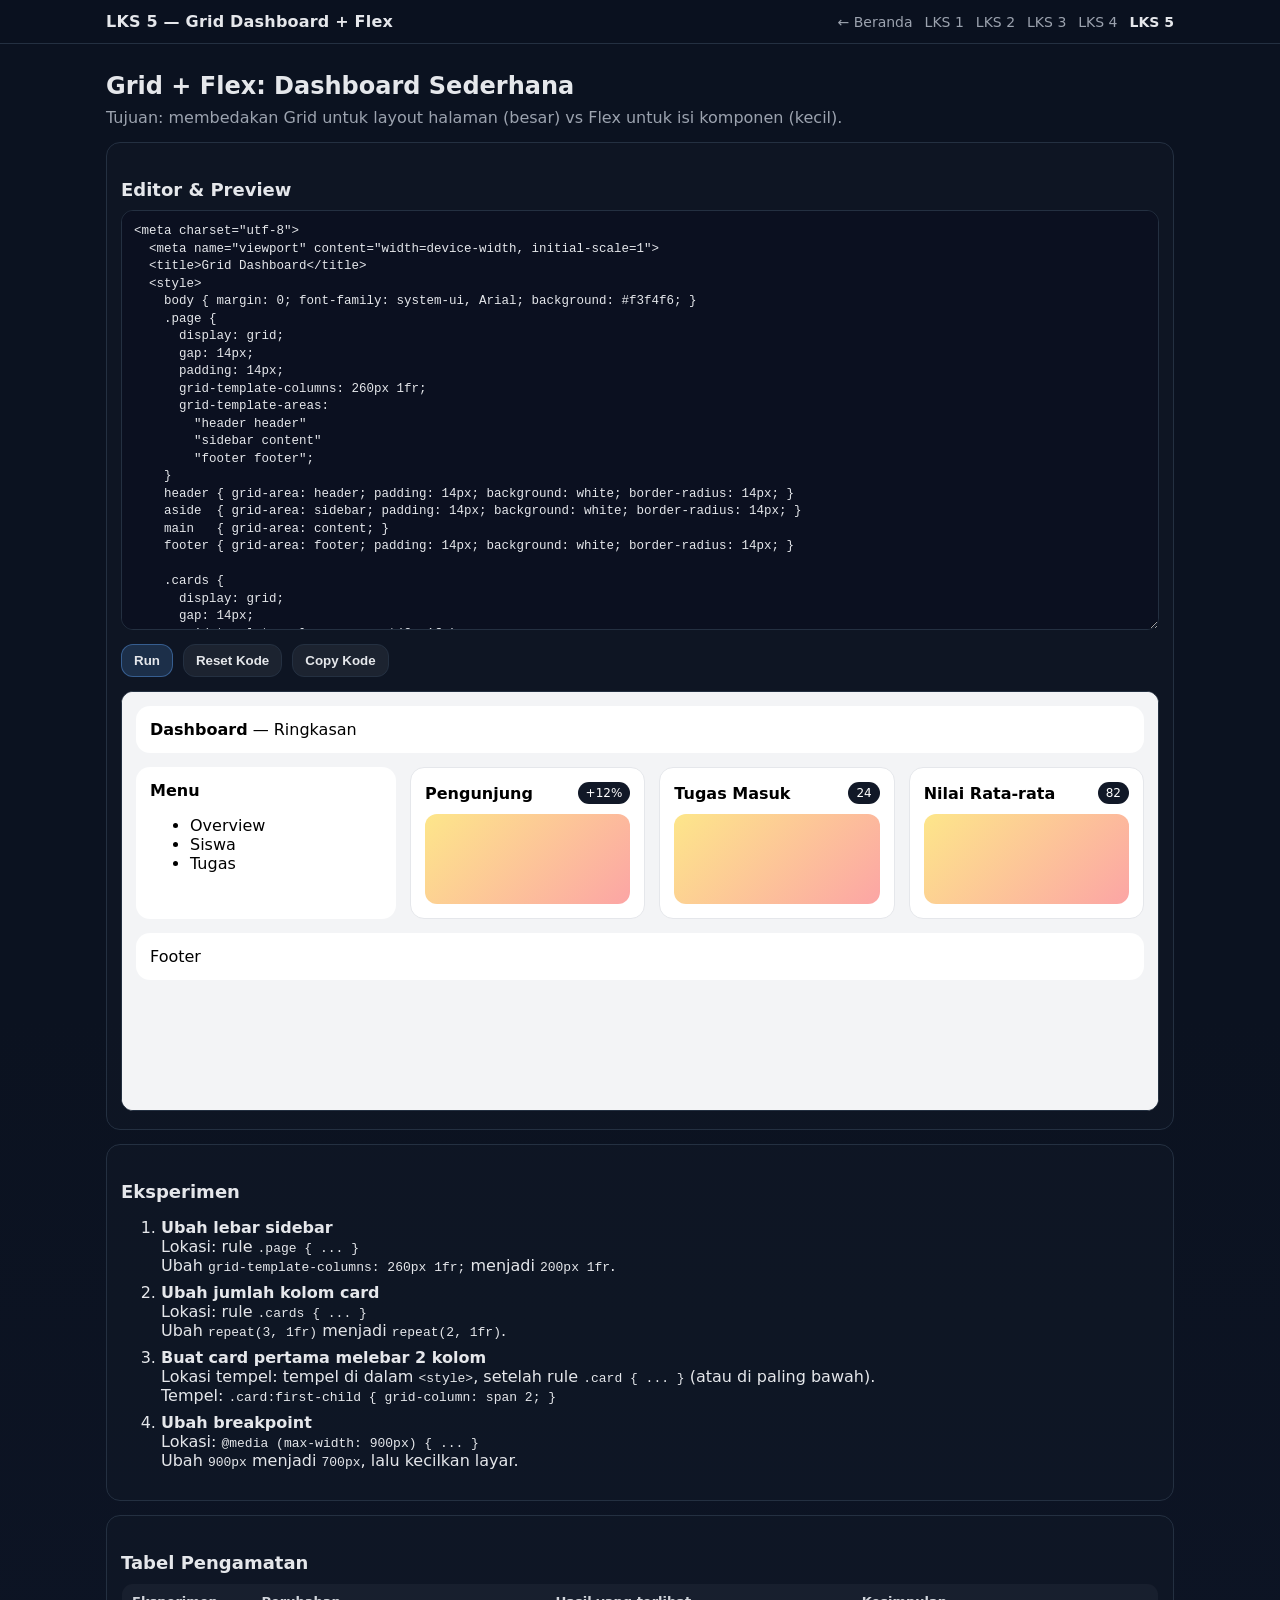
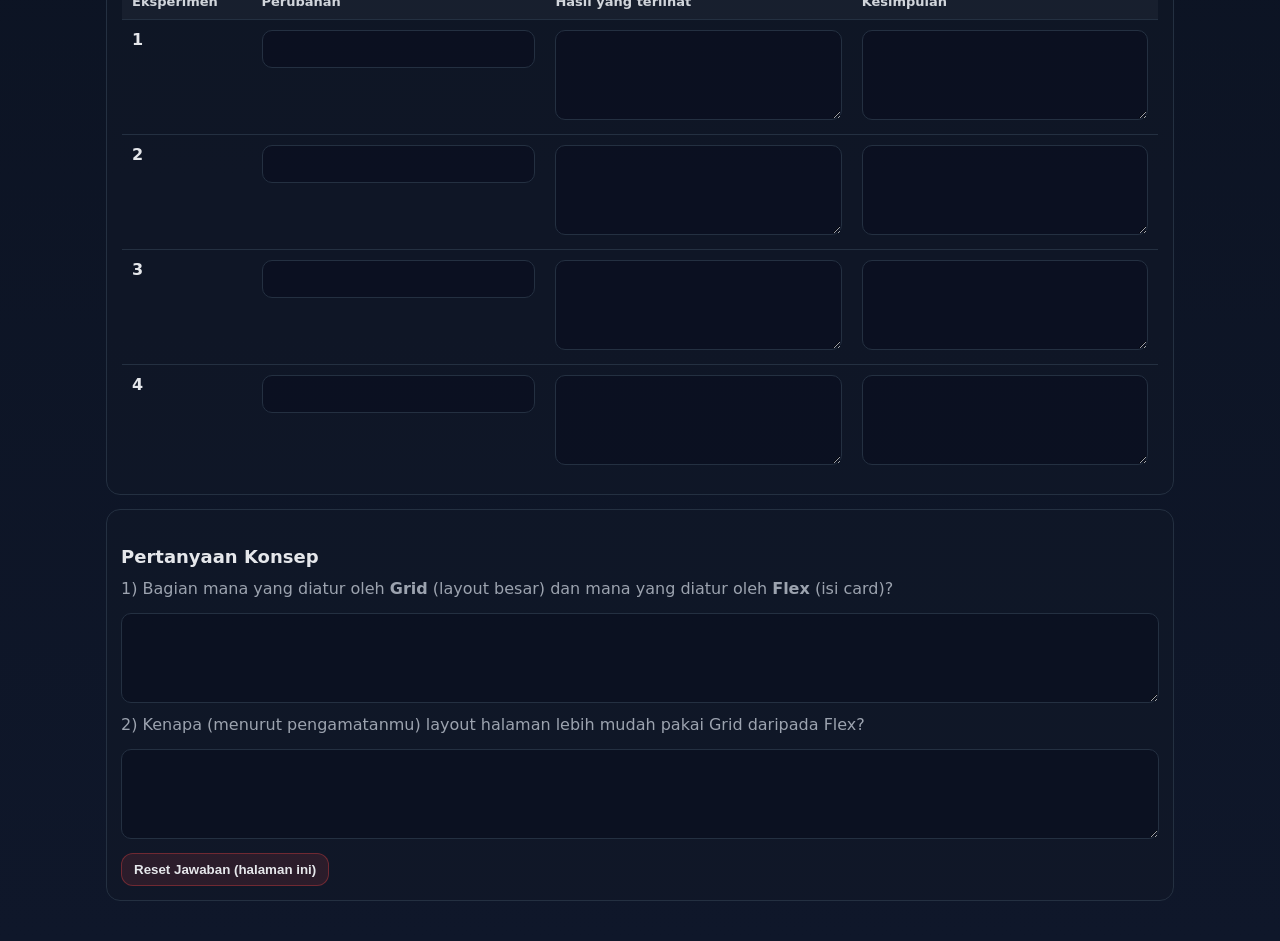
<file: lks5-grid-dashboard.html>
<!doctype html>
<html lang="id">
<head>
  <meta charset="utf-8" />
  <meta name="viewport" content="width=device-width, initial-scale=1" />
  <title>LKS 5 - Grid Dashboard</title>
  <link rel="stylesheet" href="styles.css" />
</head>
<body data-page="lks5">
  <div class="topbar">
    <div class="container">
      <div class="brand">LKS 5 — Grid Dashboard + Flex</div>
      <div class="nav">
        <a href="index.html">← Beranda</a>
        <a href="lks1-flex-navbar.html">LKS 1</a>
        <a href="lks2-flex-wrap.html">LKS 2</a>
        <a href="lks3-flex-layout.html">LKS 3</a>
        <a href="lks4-grid-gallery.html">LKS 4</a>
        <a class="active" href="lks5-grid-dashboard.html">LKS 5</a>
      </div>
    </div>
  </div>

  <div class="container">
    <h1>Grid + Flex: Dashboard Sederhana</h1>
    <p>Tujuan: membedakan Grid untuk layout halaman (besar) vs Flex untuk isi komponen (kecil).</p>

    <div class="panel">
      <h2>Editor & Preview</h2>
      <div class="editor-wrap">
        <div>
          <textarea id="editor" class="code" spellcheck="false"></textarea>
          <div class="actions">
            <button id="btnRun" class="primary">Run</button>
            <button id="btnReset">Reset Kode</button>
            <button id="btnCopy">Copy Kode</button>
          </div>
        </div>
        <div>
          <iframe id="preview" class="preview"></iframe>
        </div>
      </div>
    </div>

    <div class="panel" style="margin-top:14px;">
      <h2>Eksperimen</h2>
      <ol>
        <li>
          <b>Ubah lebar sidebar</b><br>
          Lokasi: rule <code>.page { ... }</code><br>
          Ubah <code>grid-template-columns: 260px 1fr;</code> menjadi <code>200px 1fr</code>.
        </li>
        <li>
          <b>Ubah jumlah kolom card</b><br>
          Lokasi: rule <code>.cards { ... }</code><br>
          Ubah <code>repeat(3, 1fr)</code> menjadi <code>repeat(2, 1fr)</code>.
        </li>
        <li>
          <b>Buat card pertama melebar 2 kolom</b><br>
          Lokasi tempel: tempel di dalam <code>&lt;style&gt;</code>, setelah rule <code>.card { ... }</code> (atau di paling bawah).<br>
          Tempel: <code>.card:first-child { grid-column: span 2; }</code>
        </li>
        <li>
          <b>Ubah breakpoint</b><br>
          Lokasi: <code>@media (max-width: 900px) { ... }</code><br>
          Ubah <code>900px</code> menjadi <code>700px</code>, lalu kecilkan layar.
        </li>
      </ol>
    </div>

    <div class="panel" style="margin-top:14px;">
      <h2>Tabel Pengamatan</h2>
      <table class="table">
        <thead>
          <tr>
            <th style="width:130px;">Eksperimen</th>
            <th>Perubahan</th>
            <th>Hasil yang terlihat</th>
            <th>Kesimpulan</th>
          </tr>
        </thead>
        <tbody>
          <tr>
            <td><b>1</b></td>
            <td><input class="answer" data-save="e1_change" /></td>
            <td><textarea class="answer" data-save="e1_result"></textarea></td>
            <td><textarea class="answer" data-save="e1_conclusion"></textarea></td>
          </tr>
          <tr>
            <td><b>2</b></td>
            <td><input class="answer" data-save="e2_change" /></td>
            <td><textarea class="answer" data-save="e2_result"></textarea></td>
            <td><textarea class="answer" data-save="e2_conclusion"></textarea></td>
          </tr>
          <tr>
            <td><b>3</b></td>
            <td><input class="answer" data-save="e3_change" /></td>
            <td><textarea class="answer" data-save="e3_result"></textarea></td>
            <td><textarea class="answer" data-save="e3_conclusion"></textarea></td>
          </tr>
          <tr>
            <td><b>4</b></td>
            <td><input class="answer" data-save="e4_change" /></td>
            <td><textarea class="answer" data-save="e4_result"></textarea></td>
            <td><textarea class="answer" data-save="e4_conclusion"></textarea></td>
          </tr>
        </tbody>
      </table>
    </div>

    <div class="panel" style="margin-top:14px;">
      <h2>Pertanyaan Konsep</h2>
      <p>1) Bagian mana yang diatur oleh <b>Grid</b> (layout besar) dan mana yang diatur oleh <b>Flex</b> (isi card)?</p>
      <textarea class="answer" data-save="q1"></textarea>

      <p>2) Kenapa (menurut pengamatanmu) layout halaman lebih mudah pakai Grid daripada Flex?</p>
      <textarea class="answer" data-save="q2"></textarea>

      <div class="actions">
        <button id="btnResetAnswers" class="danger">Reset Jawaban (halaman ini)</button>
      </div>
    </div>

    <template id="starter">
<!doctype html>
<html lang="id">
<head>
  <meta charset="utf-8" />
  <meta name="viewport" content="width=device-width, initial-scale=1" />
  <title>Grid Dashboard</title>
  <style>
    body { margin: 0; font-family: system-ui, Arial; background: #f3f4f6; }
    .page {
      display: grid;
      gap: 14px;
      padding: 14px;
      grid-template-columns: 260px 1fr;
      grid-template-areas:
        "header header"
        "sidebar content"
        "footer footer";
    }
    header { grid-area: header; padding: 14px; background: white; border-radius: 14px; }
    aside  { grid-area: sidebar; padding: 14px; background: white; border-radius: 14px; }
    main   { grid-area: content; }
    footer { grid-area: footer; padding: 14px; background: white; border-radius: 14px; }

    .cards {
      display: grid;
      gap: 14px;
      grid-template-columns: repeat(3, 1fr);
    }
    .card {
      background: white;
      border-radius: 14px;
      padding: 14px;
      border: 1px solid #e5e7eb;

      display: flex;
      flex-direction: column;
      gap: 10px;
    }
    .card-head {
      display: flex;
      justify-content: space-between;
      align-items: center;
    }
    .badge {
      font-size: 12px;
      padding: 4px 8px;
      border-radius: 999px;
      background: #111827;
      color: white;
    }
    .chart {
      height: 90px;
      border-radius: 12px;
      background: linear-gradient(135deg, #fde68a, #fca5a5);
    }

    @media (max-width: 900px) {
      .page {
        grid-template-columns: 1fr;
        grid-template-areas:
          "header"
          "sidebar"
          "content"
          "footer";
      }
      .cards { grid-template-columns: 1fr; }
    }
  </style>
</head>
<body>
  <div class="page">
    <header><b>Dashboard</b> — Ringkasan</header>

    <aside>
      <b>Menu</b>
      <ul>
        <li>Overview</li>
        <li>Siswa</li>
        <li>Tugas</li>
      </ul>
    </aside>

    <main>
      <div class="cards">
        <section class="card">
          <div class="card-head">
            <b>Pengunjung</b><span class="badge">+12%</span>
          </div>
          <div class="chart"></div>
        </section>

        <section class="card">
          <div class="card-head">
            <b>Tugas Masuk</b><span class="badge">24</span>
          </div>
          <div class="chart"></div>
        </section>

        <section class="card">
          <div class="card-head">
            <b>Nilai Rata-rata</b><span class="badge">82</span>
          </div>
          <div class="chart"></div>
        </section>
      </div>
    </main>

    <footer>Footer</footer>
  </div>
</body>
</html>
    </template>
  </div>

  <script src="app.js"></script>
</body>
</html>
</file>
<file: styles.css>
:root{
  --bg:#0b1220;
  --card:#111827;
  --text:#e5e7eb;
  --muted:#9ca3af;
  --line:#243041;
  --white:#ffffff;
  --soft:#f3f4f6;
  --accent:#60a5fa;
}

*{ box-sizing:border-box; }
body{
  margin:0;
  font-family: system-ui, -apple-system, Segoe UI, Roboto, Arial, sans-serif;
  background: linear-gradient(180deg, #0b1220, #0b1220 40%, #0f172a);
  color: var(--text);
}

a{ color:inherit; text-decoration:none; }
a:hover{ text-decoration:underline; }

.container{
  max-width: 1100px;
  margin: 0 auto;
  padding: 18px 16px 40px;
}

.topbar{
  position: sticky;
  top:0;
  z-index:10;
  background: rgba(11,18,32,.85);
  backdrop-filter: blur(8px);
  border-bottom: 1px solid var(--line);
}
.topbar .container{
  display:flex;
  align-items:center;
  justify-content:space-between;
  padding: 12px 16px;
}
.brand{
  font-weight: 800;
  letter-spacing:.2px;
}
.nav{
  display:flex;
  gap:12px;
  align-items:center;
  color: var(--muted);
  font-size: 14px;
}
.nav a{ color: var(--muted); }
.nav a.active{ color: var(--text); font-weight:700; }

h1{ margin: 10px 0 6px; font-size: 24px; }
h2{ margin: 22px 0 10px; font-size: 18px; }
p{ color: var(--muted); margin: 6px 0 12px; line-height: 1.5; }

.grid-cards{
  display:grid;
  gap: 14px;
  grid-template-columns: repeat(auto-fit, minmax(240px, 1fr));
  margin-top: 14px;
}
.card{
  border: 1px solid var(--line);
  background: rgba(17,24,39,.65);
  border-radius: 14px;
  padding: 14px;
}
.card b{ color: var(--text); }
.badge{
  display:inline-block;
  font-size: 12px;
  padding: 4px 8px;
  border-radius: 999px;
  background: rgba(96,165,250,.15);
  border: 1px solid rgba(96,165,250,.35);
  color: #bfdbfe;
  margin-left: 8px;
}

.panel{
  border: 1px solid var(--line);
  background: rgba(17,24,39,.55);
  border-radius: 14px;
  padding: 14px;
}

.editor-wrap{
  display: flex;
  flex-direction: column; /* atas-bawah */
  gap: 14px;
}

@media (max-width: 900px){
  .editor-wrap{ grid-template-columns: 1fr; }
}

textarea.code{
  width:100%;
  min-height: 420px;
  border-radius: 12px;
  border: 1px solid var(--line);
  background: #0b1020;
  color: #e5e7eb;
  padding: 12px;
  font-family: ui-monospace, SFMono-Regular, Menlo, Monaco, Consolas, "Liberation Mono", monospace;
  font-size: 12.5px;
  line-height: 1.4;
  resize: vertical;
}

.preview{
  width:100%;
  min-height: 420px;
  border-radius: 12px;
  border: 1px solid var(--line);
  background: #ffffff;
}

.actions{
  display:flex;
  flex-wrap:wrap;
  gap:10px;
  margin: 10px 0 0;
}
button{
  cursor:pointer;
  border: 1px solid var(--line);
  background: rgba(255,255,255,.06);
  color: var(--text);
  padding: 8px 12px;
  border-radius: 12px;
  font-weight: 650;
}
button.primary{
  background: rgba(96,165,250,.18);
  border-color: rgba(96,165,250,.4);
}
button.danger{
  background: rgba(239,68,68,.12);
  border-color: rgba(239,68,68,.35);
}

ol li{ margin: 8px 0; color: var(--text); }
.ket{ color: var(--muted); font-size: 14px; }

.table{
  width:100%;
  border-collapse: collapse;
  overflow:hidden;
  border-radius: 12px;
  border: 1px solid var(--line);
}
.table th, .table td{
  border-bottom: 1px solid var(--line);
  padding: 10px;
  vertical-align: top;
}
.table th{
  text-align:left;
  font-size: 13px;
  color: #d1d5db;
  background: rgba(255,255,255,.04);
}

input.answer, textarea.answer{
  width: 100%;
  border-radius: 10px;
  border: 1px solid var(--line);
  background: rgba(11,16,32,.8);
  color: var(--text);
  padding: 10px;
  font-size: 14px;
}
textarea.answer{ min-height: 90px; resize: vertical; }

.footer-note{
  margin-top: 18px;
  font-size: 13px;
  color: var(--muted);
  border-top: 1px solid var(--line);
  padding-top: 14px;
}
</file>
